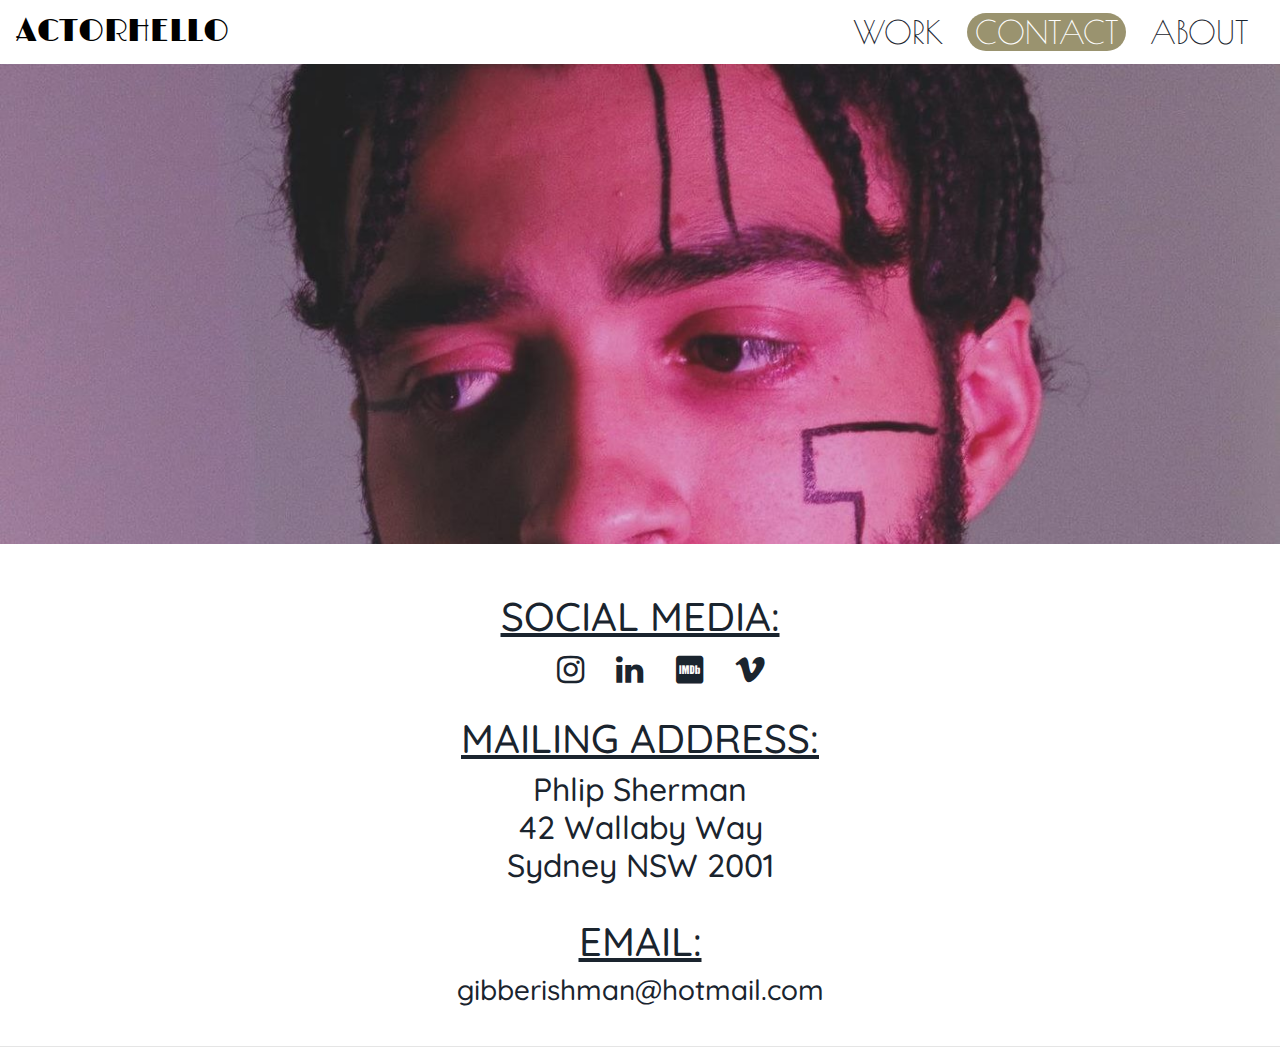
<file: contact.html>
<!DOCTYPE html>

<html lang="en">
    <head>
        <!--Metadata-->
        <meta charset="UTF-8">
        <meta name="viewport" content="width=device-width, initial-scale=1, maximum-scale=1. minimum-scale=0.25">
        <meta name="description" content="Actor Site Template">
        
        <!--Custom CSS-->
        <link rel="stylesheet" href="styles.css">
        
        <!--FontAwesome CSS-->
        <link rel="stylesheet" href="https://cdnjs.cloudflare.com/ajax/libs/font-awesome/4.7.0/css/font-awesome.min.css">
        
        <!--Bootstrap CSS-->
        <link rel="stylesheet" href="https://maxcdn.bootstrapcdn.com/bootstrap/4.0.0/css/bootstrap.min.css" integrity="sha384-Gn5384xqQ1aoWXA+058RXPxPg6fy4IWvTNh0E263XmFcJlSAwiGgFAW/dAiS6JXm" crossorigin="anonymous">
        
        <title>Contact</title>
    </head>
    <body>
        <div>
            <nav id="navbar" class="co2 ffh navbar navbar-expand-sm"> 
                <a class="ffl co2 logotxt" href="index.html">ACTORHELLO</a>
                <ul class="navbar-nav ml-auto">  
                    <li><a class="borderhover navlink" id="work" href="work.html">WORK</a></li>
                    <li><a class="borderhover navlink" id="contact" href="contact.html">CONTACT</a></li>
                    <li><a class="borderhover navlink" id="about" href="about.html">ABOUT</a></li>
                </ul>
            </nav>
            <div class="parallax-contact"></div>
            <div class="ffb co2 contact-box content">
                <h1>SOCIAL MEDIA:</h1>
                <div class="socials">
                    <a class="tiktok"><i class="borderhover fab fa-tiktok"></i></a>
                    <a class="instagram"><i class="borderhover fa fa-instagram"></i></a>
                    <a class="linkedin"><i class="borderhover fa fa-linkedin"></i></a>
                    <a class="imdb"><i class="borderhover fa fa-imdb"></i></a>
                    <a class="vimeo"><i class="borderhover fa fa-vimeo"></i></a>
                </div>
                <h1>MAILING ADDRESS:</h1>
                <h2>Phlip Sherman<br>42 Wallaby Way<br>Sydney NSW 2001</h2>
                <h1>EMAIL:</h1>
                <h3>gibberishman@hotmail.com</h3>
            </div>
        </div>
        <hr />
        <script type="text/javascript" src="main.js"></script>
    </body>
</html>
</file>
<file: styles.css>
:root {
    --hello-primary: #9a936f;
    --hello-secondary: #1A242E;
    --hello-background: white;
    /*
        BEST FONT PAIRINGS: (Header, Body, Logo)
        1 - (Quicksand, Noto_Sans_JP, Cormorant_Garamond [Bold])
        2 - (Poiret_One, Roboto_Condensed, Limelight)

    */
    --font-family-header: Poiret_One;
    --font-family-body: Quicksand;
    --font-family-logo: Limelight;
}

@font-face {
    font-family: Poiret_One;
    src: url("fonts/Poiret_One/PoiretOne-Regular.ttf"); 
}

@font-face {
    font-family: Quicksand;
    src: url("fonts/Quicksand/Quicksand-VariableFont_wght.ttf");
}

@font-face {
    font-family: Limelight;
    src: url("fonts/Limelight/Limelight-Regular.ttf");
}

.center {
    text-align: center;
}

.co1 {
    color: var(--hello-primary);
}

.co2 {
    color: var(--hello-secondary);
}

.coB {
    color: var(--hello-background);
}

.ffb {
    font-family: var(--font-family-body);
}

.ffl {
    font-family: var(--font-family-logo);
}

.ffh {
    font-family: var(--font-family-header);
}

.about-box {
    margin: 2rem auto;
    width: inherit;
    height: 500px;
}

.about-box .picnbio {
    display: flex;
    margin: auto;
}

.about-box .picnbio img {
    border-radius: 500px;
    width: 50%;
    height: auto;
    margin: auto;
}

.about-box .picnbio h2 {
    text-align: right;
    margin: auto auto;
    padding: 1rem;
}

.resumebutton {
    border-radius: 1rem;
    color: var(--hello-secondary);
    padding: 5px;
    margin: 2em;
    font-weight: bold;
    font-size: 3em;
}
.resumebutton:hover {
    text-decoration: none;
}

.borderhover {
    border-radius: none;
}

.borderhover:hover {
    background-color: var(--hello-primary);
    border-radius: 1rem;
    color: var(--hello-background);
    text-decoration: none;
    transition: ease-in .15s;
    -webkit-transition: ease-in .15s;
    -moz-transition: ease-in .15s;
    -o-transition: ease-in .15s;
}

.contact-box {
    margin: auto;
    width: inherit;
    text-align: center;
}

.contact-box h1 {
    margin: 2rem 0 .5rem 0;
    text-decoration: underline;
}

.contact-box div {
    margin: 1rem 0;
}

.content {
    padding: 16px;
}

.e404 {
    margin: 5em 0 0 0;
}

.gallery {
    display: flex;
    flex-wrap: wrap;
    align-content: center;
    justify-content: space-evenly;
    margin: 0 auto;
}

.gallery a {
    margin: 0;
}

.gallery div{
    overflow: hidden;
    width: 12rem;
    height: 8rem;
    background-color: var(--hello-secondary);
    border-radius: .25rem;
    margin: 0 0 1rem 0;
}

.gallery img {
    width: 100%;
    height: auto;
    -webkit-transition: all 0.3s ease-in-out;
    -moz-transition: all 0.3s ease-in-out;
    -ms-transition: all 0.3s ease-in-out;
    -o-transition: all 0.3s ease-in-out;
    transition: all 0.3s ease-in-out;
}

.gallery img:hover {
    -webkit-transform: scale(1.3);
    -moz-transform: scale(1.3);
    -ms-transform: scale(1.3);
    -o-transform: scale(1.3);
    transform: scale(1.3);
}

/* vvv Nav bar code vvv */

.logotxt {
    color: black;
    font-family: var(--font-family-logo);
}
.logotxt:hover {
    color: var(--hello-primary);
    text-decoration: none;
    -webkit-transition: all 0.3s ease-in-out;
    -moz-transition: all 0.3s ease-in-out;
    -ms-transition: all 0.3s ease-in-out;
    -o-transition: all 0.3s ease-in-out;
    transition: all 0.3s ease-in-out;
}

nav {
    background-color: var(--hello-background);
    display: flex;
    margin: auto;
    font-size: 2rem;
    z-index: 1;
    /*border-bottom: 1px solid var(--hello-secondary);*/
}

nav ul {
    list-style-type: none;
}

a.navlink{
    color: var(--hello-secondary);
    margin: auto .5rem;
    padding: 0 .5rem;
    text-decoration: none;
}

a.navlink:hover {
    /* color: var(--hello-primary); */
    text-decoration: none;
}

.navlink.clicked {
    color: var(--hello-background);
    background-color: var(--hello-primary);
    border-radius: 2rem;
    text-decoration: none;
}

.navlink.clicked:hover {
    color: var(--hello-background);
    text-decoration: none;
}

/* ^^^ Navbar code ^^^ */

/* vvv Large picture classes vvv */

.parallax {
    background: url('images/HEADSHOT2.jpg');
}

.parallax-contact {
    background: url("images/45808218_367776567099254_2469340946609733632_o.jpg");
}

.parallax-work {
    background: url("images/aaron_in_spotlight.png");
    background-position:bottom;
}

.parallax, .parallax-contact, .parallax-work {
    background-attachment: fixed;
    background-position: center;
    background-repeat: no-repeat;
    background-size: cover;

    color: var(--hello-primary);

    position: relative;

    size: 3em;

    height: 30rem;
}

/* ^^^ Large Picture Classes ^^^ */

#reel {
    width: 90%;
    height: auto;
    margin: 0 auto;
    border-radius: .25rem;
    padding: 0 0 1rem 0;
}

.contact-box.socials {
    display: flex;
    margin: 1rem auto;
}

.socials a i {
    border-radius: 1em;
    color: var(--hello-secondary);
    margin: 0 1rem;
    transform: scale(2);
    padding: .3rem;
}

.socials a i:hover {
    color: var(--hello-background);
    background-color: var(--hello-secondary);
}

.sticky {
    position: fixed !important;
    top: 0;
    width: 100%;
}
  
/* .sticky + .content {

    padding-top: 60px;

} */

@media (min-width: 992px) {
    .gallery {
        grid-template-rows: repeat(3, auto);
        grid-template-columns: repeat(4, auto);
    }

    .gallery div {
        margin: 1.5em;
    }
}


@media (max-width: 992px) {
    .about-box .picnbio {
        flex-direction: column-reverse;
        margin-right: auto;
    }
    
    .about-box .picnbio h2 {
        text-align: center;
    }

    .resumebutton {
        font-size: 2em;
    }

    ul div {
        margin-right: 1%;
    }

}

@media (min-width: 768px) {
    .e404 {
        margin: 5rem auto;
    }
}

@media (max-width: 768px) {

    .e404 {
        font-size: large;
    }

    .gallery {
        margin: 0 auto;
    }

    .gallery div{
        overflow: hidden;
        width: 8.8rem;
        height: 6rem;
    }

    .resumebutton {
        font-size: 1.5em;
    }

    .socials {
        margin: 0 0 .25rem 0;
        justify-content: center;
    }
}

@media (max-width: 682px) {
    .ffh, .ffl {
        font-size: 140%;
    }
}

@media (max-width: 576px) {
    ul div {
        text-align: right;
    }
    
    #titlework {
        top: 7.5rem;
    }
}

@media (max-width:400px) {
    
    .ffl, .ffh {
        font-size: 100%;
    }
    
    ul div {
        width: 100px;
    }
}

@media (max-width: 330px) {
    .contact-box h1 {
        font-size: 20pt;
        font-weight: bolder;
    }
    .contact-box h2{
        font-size: 16pt;
        font-weight: bold;
    }
    .contact-box h3 {
        font-size: 14pt;
        font-weight: bold;
    }

    .gallery div {
        width: 4.5rem;
        height: 3rem;
    }

    #galleryheaderwork {
        margin-bottom: .25rem;
    }

    .parallax, .parallax-contact, .parallax-work {
        height: 15rem;
    }

    .socials {
        transform: scale(.7);
    }
    .socials a i {
        margin: 0 .75rem;
    }
}

@media (max-width: 250px) {
    .ffl, .ffh {
        font-size: 75%;
    }
    
    ul div {
        width: 75px;
    }
}
</file>
